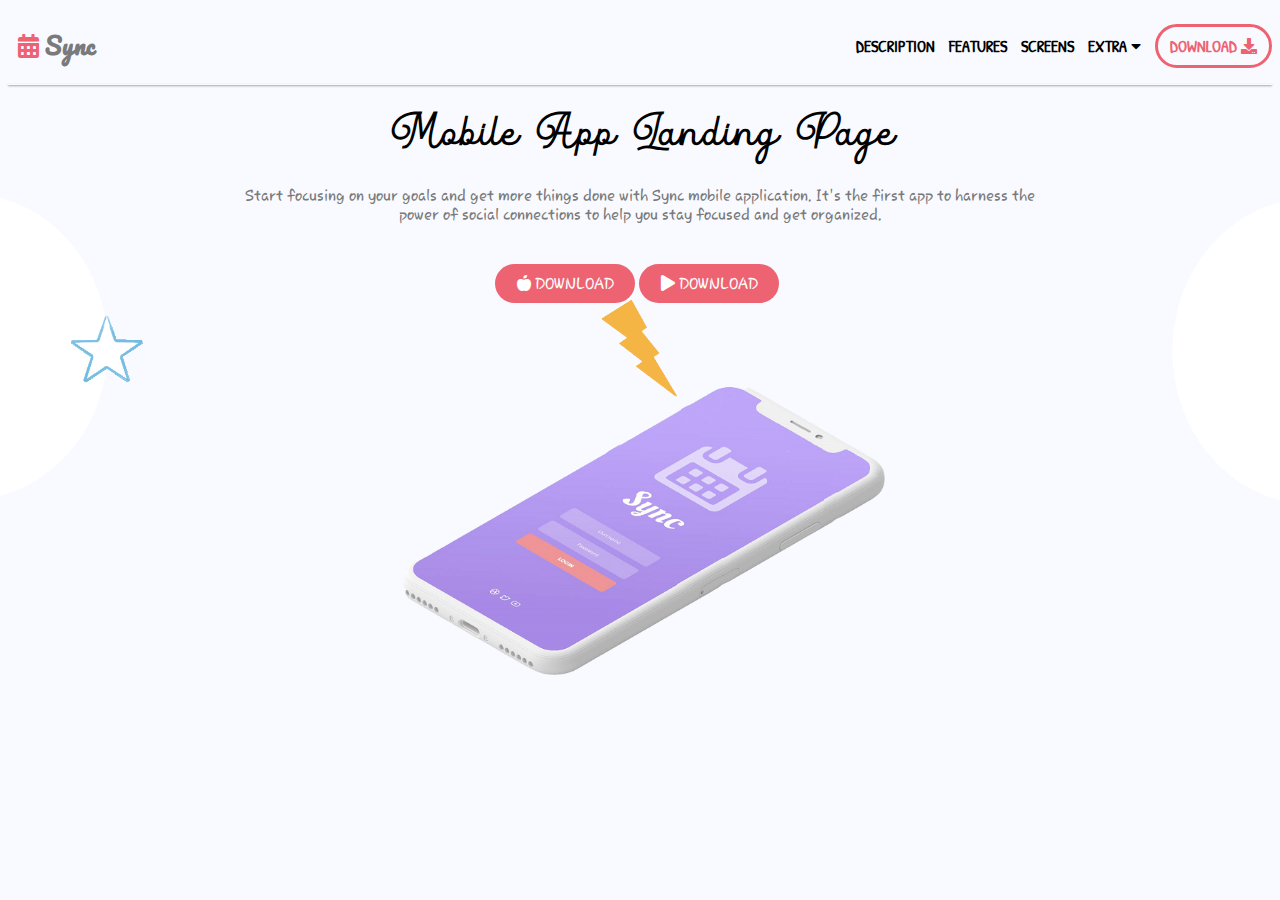
<file: index.html>
<!DOCTYPE html>
<html lang="en">
<head>
    <meta charset="UTF-8">
    <title>Title</title>
    <link rel="stylesheet" href="master.css">
    <link rel="stylesheet" type="text/css" href="css/index.css">
    <link rel="stylesheet" href="font/css/all.min.css">
    <script type="javascript" src="font/js/all.min.js"></script>
</head>
<body>
    <div class="header">
        <ul class="nav-left">
            <li class="nav-title">
                <i class="fas fa-calendar-alt text-pink"></i> Sync
            </li>
        </ul>
        <ul class="nav-right">
            <li class="nav-link"><a href="index.html">Description</a> </li>
            <li class="nav-link"><a href="feature.html">Features</a> </li>
            <li class="nav-link"><a href="screen.html">Screens</a> </li>
            <li class="nav-link"><a href="#">Extra <i class="fas fa-caret-down"></i></a> </li>
            <li class="nav-link nav-download"><a href="#">Download <i class="fas fa-download"></i></a> </li>
        </ul>
    </div>
    <div class="division"> </div>
    <div class="content">
        <div class="main-info">
            <h1>Mobile App Landing Page</h1>
            <p>
                Start focusing on your goals and get more things done
                with Sync mobile application. It's the first app to
                harness the power of social connections to help you stay
                focused and get organized.
            </p>
        </div>
        <div class="main-download">
            <a class="download-link" href="#"> <i class="fas fa-apple-alt"></i> Download</a>
            <a class="download-link" href="#"> <i class="fas fa-play"></i> Download</a>
        </div>
        <div class="main-img">
            <img src="img/phone.png" class="phone-img" alt="Loading...">
        </div>
    </div>
</body>
</html>
</file>
<file: master.css>
/* font */
@font-face {
    font-family: 'Rosemary';
    font-style: normal;
    font-weight: normal;
    src: local('Rosemary'), url('font/Rosemary.woff') format('woff');
}
@font-face {
    font-family: 'Fancyfont';
    font-style: normal;
    font-weight: normal;
    src: url('font/Fancy.otf');
}
@font-face {
    font-family: 'Patrick';
    font-style: normal;
    font-weight: normal;
    src: url('font/Patrick.ttf');
}
@font-face {
    font-family: 'Pacifico';
    font-style: normal;
    font-weight: normal;
    src: url('font/Pacifico.ttf');
}
/* end font */

/* global */
body {
    background-color: rgb(249, 250, 255);
    background-image: url("img/eclair.png"), url("img/rond-left.png"), url("img/rond-right.png");
    background-repeat: no-repeat, no-repeat, no-repeat;
    background-size: 100px, 150px, 150px;
    background-position: center, center left, center right;
}
a {
    text-decoration: none;
    color: black;
}
p, ul {
    color: rgb(121, 122, 124);
}
ul {
   list-style: none;
   padding-left: 10px;
}
.text-pink {
    color: rgb(237, 99, 114);
}
.text-black {
    color:  black;
}
h1, h2 {
    font-family: Fancyfont, serif;
    text-align: center;
}
h2 {
    text-transform: capitalize;
}
.square-list {
    list-style: square;
}
.division {
    clear: both;
    height: 1px;
    background-color: rgb(249, 250, 255);
    box-shadow: 0 1px 2px grey;
}
/*global*/


/* header */
.header {
    font-family: Patrick, serif;
    margin: 0;
    padding: 0;
}
.header ul, .header li {
    display: inline-block;
}
.nav-title {
    font-family: Pacifico, serif;
    font-size: x-large;
    font-weight: bold;
}
.nav-left {
    float: left;
    text-align: start;
}
.nav-right {
    float: right;
    text-align: end;
}
.nav-right>li {
    margin-left: 10px;
}
.nav-link>a {
    font-weight: bold;
    text-transform: uppercase;
}
.nav-link>a:hover {
    color: rgb(237, 99, 114);
    border-bottom: 3px solid;
    padding-bottom: 8px;
    border-color: rgb(237, 99, 114);
}
.nav-download>a {
    display: inline-block;
    border: 3px solid rgb(237, 99, 114);
    padding: 8px 12px 8px 12px;
    border-radius: 30px;
    color: rgb(237, 99, 114);
}
.nav-download>a:hover {
    color: white;
    background-color: rgb(237, 99, 114);
}
/* end header */

/* content */
.content{
    clear: both;
    font-family: Rosemary, serif;
}
.align-center {
    text-align: center;
}
/* content */

/* index content */
.content{
    clear: both;
    font-family: Rosemary, serif;
}
.main-info>p, .main-info>h1 {
    text-align: center;
}
.main-info {
    max-width: 800px;
    margin: 10px auto auto auto;
}
.main-download {
    margin: 40px auto auto auto;
    width: 290px;
}
.download-link {
    display: inline-block;
    width: 120px;
    background-color: rgb(237, 99, 114);
    padding: 10px;
    border-radius: 30px;
    text-align: center;
    color: white;
    text-transform: uppercase;
}
.download-link:hover {
    color: rgb(237, 99, 114);
    background-color: white;

}
.main-img {
    width: 500px;
    margin: 70px auto auto auto;
}
.phone-img {
    width: 500px;
}
/* index content */

/* feature content */
.badge-group {
    margin: 30px auto 0 auto;
    max-width: 927px;
}
.badge {
    display: inline-block;
    width: 122px;
    padding: 5px 30px 5px 30px;
}
.badge>.fas {
    border-radius: 100%;
    padding: 40px;
    font-size: 40px;
}

.badge-purple>.fas, .fa-purple {
    background-color: #eae7f8;
    color: #a281ec;
}
.badge-green>.fas, .fa-green {
    background-color: #dff4ef;
    color: #60c697;
}
.badge-red>.fas, .fa-red {
    background-color: #f6e6e9;
    color: #ef6273;
}
.badge-orange>.fas, .fa-orange {
    background-color: #f7f2df;
    color: #f4b544;
}
.badge-blue>.fas, .fa-blue {
    background-color: #e5f2fa;
    color: #6db8e0;
}


.fa-purple-invert {
    color: #fffffa;
    background-color: #a281ec;
}
.fa-green-invert {
    color: #fffffa;
    background-color: #60c697;
}
.fa-red-invert {
    color: #fffffa;
    background-color: #ef6273;
}
.fa-orange-invert {
    color: #fffffa;
    background-color: #f4b544;
}
.fa-blue-invert {
    color: #fffffa;
    background-color: #6db8e0;
}
.fa-white-invert {
    background-color: #a182df;
    color: #fffffa;
}

.div-content {
    margin: auto;
    max-width: 800px;
}
.div-left {
    float: left;
}
.div-right {
    float: right;
}
.div-content>div {
    max-width: 400px;
    padding: 10px;
}
.div-left>img {
    margin-left: 20px;
    max-width:  300px;
}
/*end feature content */

/* screen */
.div-screen {
    width: 900px;
    margin: auto;
}

.left-screen {
    float: left;
    width: 300px;
    margin-left: 40px;
    text-align: right;
}
.text-left {
    width: 200px;
}
.text-info-left {
    float: right;
    font-size: 40px;
    width: 40px;
    height: 40px;
    padding: 20px;
    border-radius: 100%;
}

.center-screen {

}
.center-screen>img {

}

.right-screen {
    float: right;
    width: 300px;
    margin-right: 40px;
    text-align: left;
}
.text-info-right {
    float: left;
    font-size: 40px;
    width: 40px;
    height: 40px;
    padding: 20px;
    border-radius: 100%;
}
.text-right {
    margin-left: 90px;
    width: 200px;
}

.p-right {
    padding: 20px 25px 20px 15px;
}
.down {
    margin-bottom: 40px;
}
/* end screen */
</file>
<file: css/index.css>

</file>
